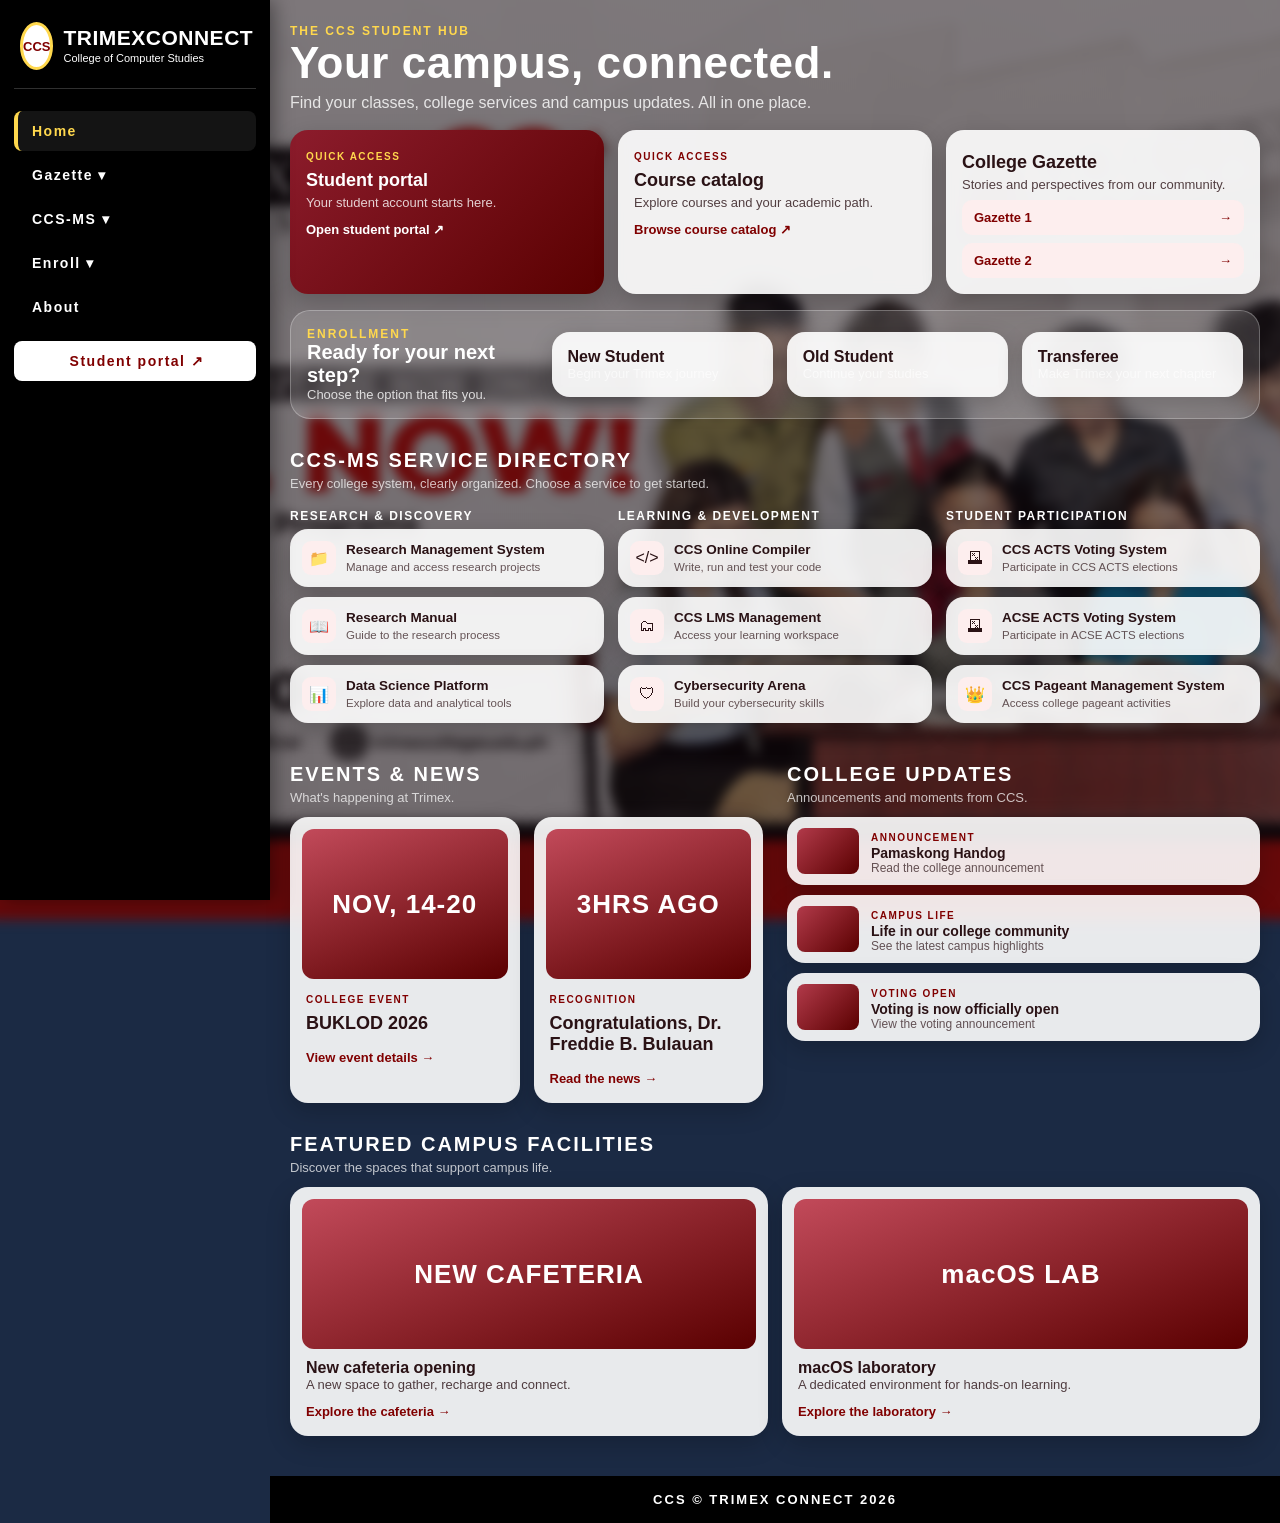
<file: index.html>
<!DOCTYPE html>
<html lang="en">
<head>
    <meta charset="utf-8">
    <meta name="viewport" content="width=device-width, initial-scale=1">
    <title>Home – TrimexConnect</title>
    <link rel="stylesheet" href="style.css">
</head>
<body>
    <!-- Background Layer -->
    <div class="bg"></div>

    <!-- Header & Navigation -->
    <header>
        <div class="nav">
            <a class="brand" href="index.html">
                <span class="logo">CCS</span>
                <span>
                    <b>TRIMEXCONNECT</b>
                    <small>College of Computer Studies</small>
                </span>
            </a>
            <nav>
                <ul>
                    <li><a class="t on" href="index.html">Home</a></li>
                    <li>
                        <a class="t" href="gazette1.html">Gazette ▾</a>
                        <div class="dd">
                            <a href="gazette1.html">Gazette 1</a>
                            <a href="gazette2.html">Gazette 2</a>
                        </div>
                    </li>
                    <li>
                        <a class="t" href="index.html#services">CCS-MS ▾</a>
                        <div class="dd">
                            <a href="https://trimexconnect.com/capstonethesis/login.php">Research Management System</a>
                            <a href="https://trimexconnect.com/researchmanual/">Research Manual</a>
                            <a href="https://trimexconnect.com/e-data/">Data Science Platform</a>
                            <a href="https://trimexconnect.com/coderkiosk/">CCS Online Compiler</a>
                            <a href="https://trimexconnect.com/iskuling/lms/login.php">CCS LMS Management</a>
                            <a href="https://trimexconnect.com/academy/netsec/login.php">Cybersecurity Arena</a>
                            <a href="https://trimexconnect.com/voting/acts/">CCS ACTS Voting System</a>
                            <a href="https://trimexconnect.com/voting/acse/">ACSE ACTS Voting System</a>
                            <a href="https://trimexconnect.com/crowntab/">CCS Pageant Management System</a>
                        </div>
                    </li>
                    <li>
                        <a class="t" href="index.html#enroll">Enroll ▾</a>
                        <div class="dd">
                            <a href="https://www.trimexcolleges.edu.ph/online-enrollment">New Student</a>
                            <a href="https://www.trimexcolleges.edu.ph/online-enrollment">Old Student</a>
                            <a href="https://www.trimexcolleges.edu.ph/online-enrollment">Transferee</a>
                        </div>
                    </li>
                    <li><a class="t" href="about.html">About</a></li>
                    <li><a class="t cta" href="https://trimexcolleges.edu.ph/student">Student portal ↗</a></li>
                </ul>
            </nav>
        </div>
    </header>

    <!-- Main Content -->
    <main>
        <section class="page">
            <!-- Hero Section -->
            <div class="top">
                <div>
                    <div class="eyebrow">The CCS Student Hub</div>
                    <h1 class="hero">Your campus, connected.</h1>
                    <p class="sub">Find your classes, college services and campus updates. All in one place.</p>
                </div>
            </div>

            <!-- Quick Access Cards -->
            <div class="grid g3">
                <a class="card maroon hv" href="https://trimexcolleges.edu.ph/student">
                    <span class="tag">Quick access</span>
                    <h3>Student portal</h3>
                    <p>Your student account starts here.</p>
                    <span class="go">Open student portal ↗</span>
                </a>
                <a class="card" href="#">
                    <span class="tag">Quick access</span>
                    <h3>Course catalog</h3>
                    <p>Explore courses and your academic path.</p>
                    <span class="go">Browse course catalog ↗</span>
                </a>
                <div class="card hv">
                    <h3>College Gazette</h3>
                    <p>Stories and perspectives from our community.</p>
                    <a class="glink" href="gazette1.html">Gazette 1 <span>→</span></a>
                    <a class="glink" href="gazette2.html">Gazette 2 <span>→</span></a>
                </div>
            </div>

            <!-- Enrollment Section -->
            <div class="strip" id="enroll">
                <div>
                    <div class="eyebrow">Enrollment</div>
                    <h3>Ready for your next step?</h3>
                    <p>Choose the option that fits you.</p>
                </div>
                <div class="grid g3">
                    <a class="card" href="index.html#enroll">
                        <b>New Student</b>
                        <p>Begin your Trimex journey</p>
                    </a>
                    <a class="card" href="index.html#enroll">
                        <b>Old Student</b>
                        <p>Continue your studies</p>
                    </a>
                    <a class="card" href="index.html#enroll">
                        <b>Transferee</b>
                        <p>Make Trimex your next chapter</p>
                    </a>
                </div>
            </div>

            <!-- CCS-MS Service Directory -->
            <h2 class="sec" id="services">CCS-MS service directory</h2>
            <p class="secsub">Every college system, clearly organized. Choose a service to get started.</p>
            <div class="grid g3">
                <div class="group">
                    <h4>Research & discovery</h4>
                    <a class="card svc" href="#">
                        <i>📁</i>
                        <span>
                            <b>Research Management System</b>
                            <small>Manage and access research projects</small>
                        </span>
                    </a>
                    <a class="card svc" href="#">
                        <i>📖</i>
                        <span>
                            <b>Research Manual</b>
                            <small>Guide to the research process</small>
                        </span>
                    </a>
                    <a class="card svc" href="#">
                        <i>📊</i>
                        <span>
                            <b>Data Science Platform</b>
                            <small>Explore data and analytical tools</small>
                        </span>
                    </a>
                </div>

                <div class="group">
                    <h4>Learning & development</h4>
                    <a class="card svc" href="#">
                        <i>&lt;/&gt;</i>
                        <span>
                            <b>CCS Online Compiler</b>
                            <small>Write, run and test your code</small>
                        </span>
                    </a>
                    <a class="card svc" href="#">
                        <i>🗂</i>
                        <span>
                            <b>CCS LMS Management</b>
                            <small>Access your learning workspace</small>
                        </span>
                    </a>
                    <a class="card svc" href="#">
                        <i>🛡</i>
                        <span>
                            <b>Cybersecurity Arena</b>
                            <small>Build your cybersecurity skills</small>
                        </span>
                    </a>
                </div>

                <div class="group">
                    <h4>Student participation</h4>
                    <a class="card svc" href="#">
                        <i>🗳</i>
                        <span>
                            <b>CCS ACTS Voting System</b>
                            <small>Participate in CCS ACTS elections</small>
                        </span>
                    </a>
                    <a class="card svc" href="#">
                        <i>🗳</i>
                        <span>
                            <b>ACSE ACTS Voting System</b>
                            <small>Participate in ACSE ACTS elections</small>
                        </span>
                    </a>
                    <a class="card svc" href="#">
                        <i>👑</i>
                        <span>
                            <b>CCS Pageant Management System</b>
                            <small>Access college pageant activities</small>
                        </span>
                    </a>
                </div>
            </div>

            <!-- Events & News + College Updates -->
            <div class="cols">
                <div>
                    <h2 class="sec">Events &amp; News</h2>
                    <p class="secsub">What's happening at Trimex.</p>
                    <div class="grid g2">
                        <a class="card" href="gazette1.html">
                            <div class="img">NOV, 14-20</div>
                            <span class="tag">College event</span>
                            <h3>BUKLOD 2026</h3>
                            <span class="go">View event details →</span>
                        </a>
                        <a class="card" href="gazette1.html">
                            <div class="img">3HRS AGO</div>
                            <span class="tag">Recognition</span>
                            <h3>Congratulations, Dr. Freddie B. Bulauan</h3>
                            <span class="go">Read the news →</span>
                        </a>
                    </div>
                </div>

                <div>
                    <h2 class="sec">College Updates</h2>
                    <p class="secsub">Announcements and moments from CCS.</p>
                    <a class="card row" href="gazette2.html">
                        <span class="thumb"></span>
                        <span>
                            <span class="tag">Announcement</span>
                            <b style="display:block">Pamaskong Handog</b>
                            <small>Read the college announcement</small>
                        </span>
                    </a>
                    <a class="card row" href="gazette2.html">
                        <span class="thumb"></span>
                        <span>
                            <span class="tag">Campus life</span>
                            <b style="display:block">Life in our college community</b>
                            <small>See the latest campus highlights</small>
                        </span>
                    </a>
                    <a class="card row" href="gazette2.html">
                        <span class="thumb"></span>
                        <span>
                            <span class="tag">Voting open</span>
                            <b style="display:block">Voting is now officially open</b>
                            <small>View the voting announcement</small>
                        </span>
                    </a>
                </div>
            </div>

            <!-- Featured Facilities -->
            <h2 class="sec">Featured Campus Facilities</h2>
            <p class="secsub">Discover the spaces that support campus life.</p>
            <div class="grid g2">
                <a class="card" href="#">
                    <div class="img">NEW CAFETERIA</div>
                    <b>New cafeteria opening</b>
                    <p>A new space to gather, recharge and connect.</p>
                    <span class="go">Explore the cafeteria →</span>
                </a>
                <a class="card" href="#">
                    <div class="img">macOS LAB</div>
                    <b>macOS laboratory</b>
                    <p>A dedicated environment for hands-on learning.</p>
                    <span class="go">Explore the laboratory →</span>
                </a>
            </div>
        </section>
    </main>

    <!-- Footer -->
    <footer>CCS © TRIMEX CONNECT 2026</footer>
</body>
</html>
</file>
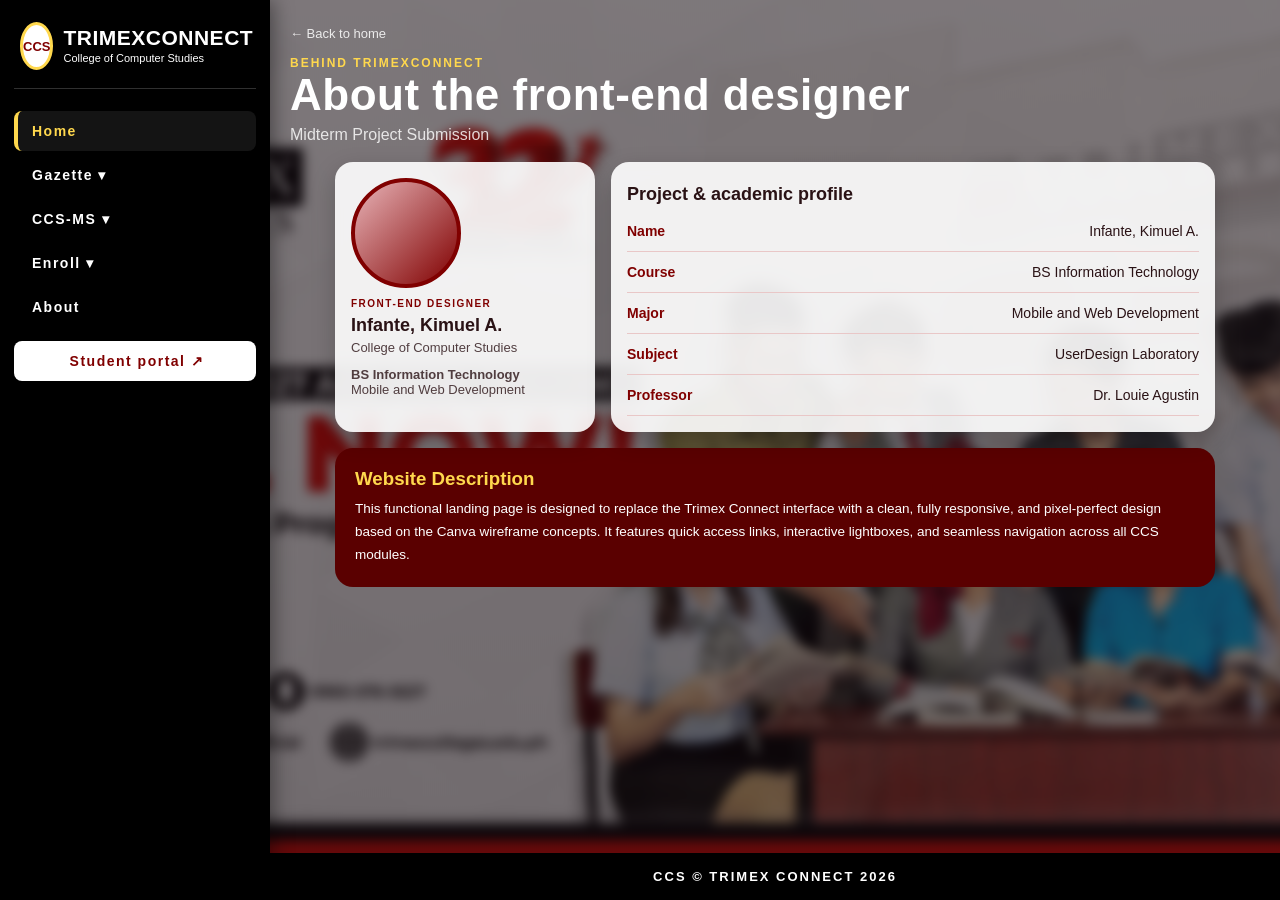
<file: about.html>
<!DOCTYPE html>
<html lang="en">
<head>
    <meta charset="utf-8">
    <meta name="viewport" content="width=device-width, initial-scale=1">
    <title>About – TrimexConnect</title>
    <link rel="stylesheet" href="style.css">
</head>
<body>
    <!-- Background Layer -->
    <div class="bg"></div>

    <!-- Header & Navigation -->
    <header>
        <div class="nav">
            <a class="brand" href="index.html">
                <span class="logo">CCS</span>
                <span>
                    <b>TRIMEXCONNECT</b>
                    <small>College of Computer Studies</small>
                </span>
            </a>
            <nav>
                <ul>
                    <li><a class="t on" href="index.html">Home</a></li>
                    <li>
                        <a class="t" href="gazette1.html">Gazette ▾</a>
                        <div class="dd">
                            <a href="gazette1.html">Gazette 1</a>
                            <a href="gazette2.html">Gazette 2</a>
                        </div>
                    </li>
                    <li>
                        <a class="t" href="index.html#services">CCS-MS ▾</a>
                        <div class="dd">
                            <a href="https://trimexconnect.com/capstonethesis/login.php">Research Management System</a>
                            <a href="https://trimexconnect.com/researchmanual/">Research Manual</a>
                            <a href="https://trimexconnect.com/e-data/">Data Science Platform</a>
                            <a href="https://trimexconnect.com/coderkiosk/">CCS Online Compiler</a>
                            <a href="https://trimexconnect.com/iskuling/lms/login.php">CCS LMS Management</a>
                            <a href="https://trimexconnect.com/academy/netsec/login.php">Cybersecurity Arena</a>
                            <a href="https://trimexconnect.com/voting/acts/">CCS ACTS Voting System</a>
                            <a href="https://trimexconnect.com/voting/acse/">ACSE ACTS Voting System</a>
                            <a href="https://trimexconnect.com/crowntab/">CCS Pageant Management System</a>
                        </div>
                    </li>
                    <li>
                        <a class="t" href="index.html#enroll">Enroll ▾</a>
                        <div class="dd">
                            <a href="https://www.trimexcolleges.edu.ph/online-enrollment">New Student</a>
                            <a href="https://www.trimexcolleges.edu.ph/online-enrollment">Old Student</a>
                            <a href="https://www.trimexcolleges.edu.ph/online-enrollment">Transferee</a>
                        </div>
                    </li>
                    <li><a class="t" href="about.html">About</a></li>
                    <li><a class="t cta" href="#">Student portal ↗</a></li>
                </ul>
            </nav>
        </div>
    </header>

    <!-- Main Content -->
    <main>
        <section class="page">
            <!-- Page Header -->
            <a class="back" href="index.html">← Back to home</a>
            <div class="eyebrow" style="margin-top:14px">Behind TrimexConnect</div>
            <h1 class="hero">About the front-end designer</h1>
            <p class="sub">Midterm Project Submission</p>

            <!-- Profile & Info -->
            <div class="about">
                <!-- Designer Card -->
                <div class="card hv">
                    <div class="ava"></div>
                    <div class="tag">Front-end designer</div>
                    <h3>Infante, Kimuel A.</h3>
                    <p>College of Computer Studies</p>
                    <p style="margin-top:12px">
                        <b>BS Information Technology</b><br>
                        Mobile and Web Development
                    </p>
                </div>

                <!-- Academic Profile -->
                <div class="card">
                    <h3 style="margin-bottom:6px">Project &amp; academic profile</h3>
                    <div class="kv"><span>Name</span><span>Infante, Kimuel A.</span></div>
                    <div class="kv"><span>Course</span><span>BS Information Technology</span></div>
                    <div class="kv"><span>Major</span><span>Mobile and Web Development</span></div>
                    <div class="kv"><span>Subject</span><span>UserDesign Laboratory</span></div>
                    <div class="kv"><span>Professor</span><span>Dr. Louie Agustin</span></div>
                </div>

                <!-- Project Description -->
                <div class="desc">
                    <h3>Website Description</h3>
                    <p>
                        This functional landing page is designed to replace the Trimex Connect interface with a clean, 
                        fully responsive, and pixel-perfect design based on the Canva wireframe concepts. 
                        It features quick access links, interactive lightboxes, and seamless navigation 
                        across all CCS modules.
                    </p>
                </div>
            </div>
        </section>
    </main>

    <!-- Footer -->
    <footer>CCS © TRIMEX CONNECT 2026</footer>
</body>
</html>
</file>
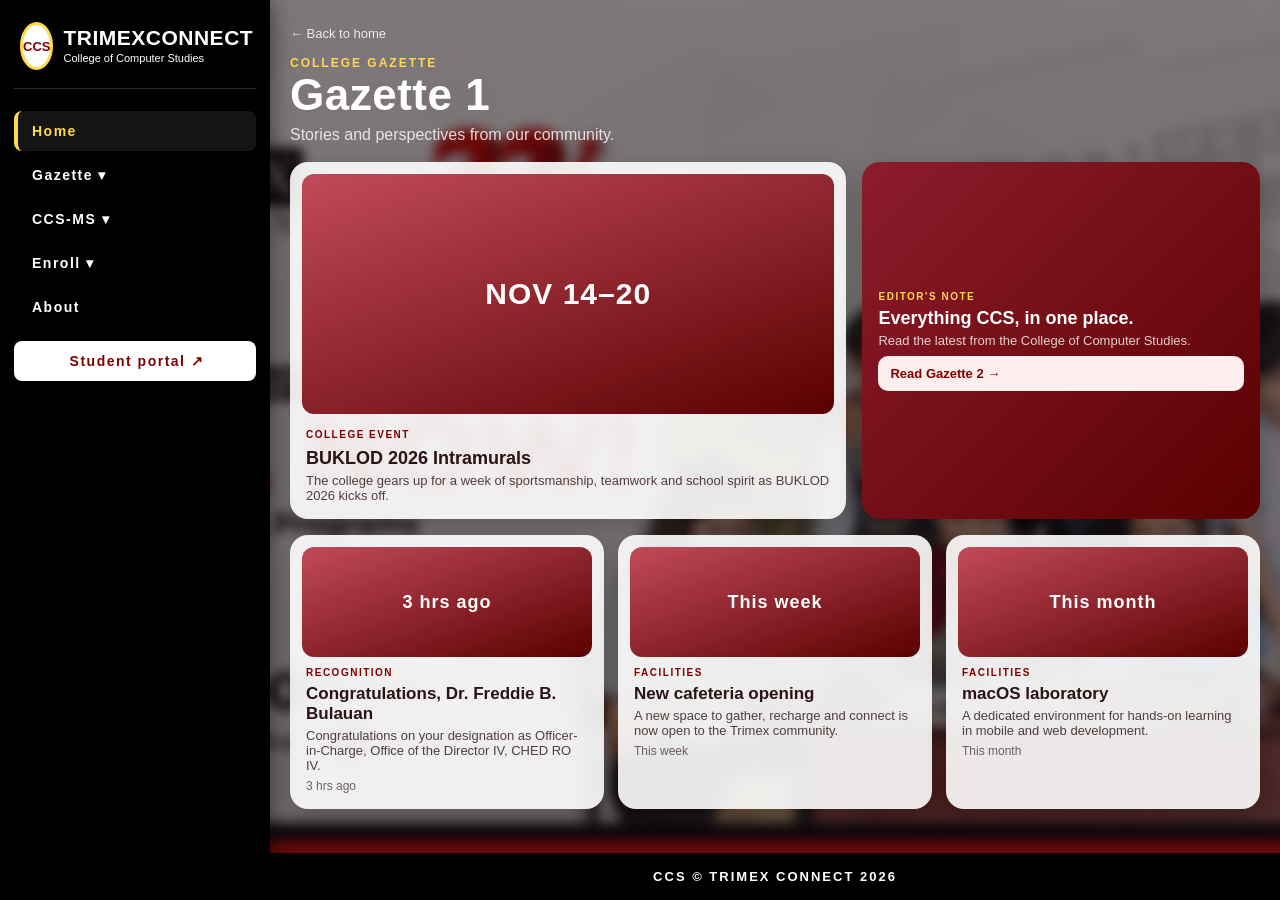
<file: gazette1.html>
<!DOCTYPE html>
<html lang="en">
<head>
    <meta charset="utf-8">
    <meta name="viewport" content="width=device-width, initial-scale=1">
    <title>Gazette 1 – TrimexConnect</title>
    <link rel="stylesheet" href="style.css">
</head>
<body>
    <!-- Background Layer -->
    <div class="bg"></div>

    <!-- Header & Navigation -->
    <header>
        <div class="nav">
            <a class="brand" href="index.html">
                <span class="logo">CCS</span>
                <span>
                    <b>TRIMEXCONNECT</b>
                    <small>College of Computer Studies</small>
                </span>
            </a>
            <nav>
                <ul>
                    <li><a class="t on" href="index.html">Home</a></li>
                    <li>
                        <a class="t" href="gazette1.html">Gazette ▾</a>
                        <div class="dd">
                            <a href="gazette1.html">Gazette 1</a>
                            <a href="gazette2.html">Gazette 2</a>
                        </div>
                    </li>
                    <li>
                        <a class="t" href="index.html#services">CCS-MS ▾</a>
                        <div class="dd">
                            <a href="https://trimexconnect.com/capstonethesis/login.php">Research Management System</a>
                            <a href="https://trimexconnect.com/researchmanual/">Research Manual</a>
                            <a href="https://trimexconnect.com/e-data/">Data Science Platform</a>
                            <a href="https://trimexconnect.com/coderkiosk/">CCS Online Compiler</a>
                            <a href="https://trimexconnect.com/iskuling/lms/login.php">CCS LMS Management</a>
                            <a href="https://trimexconnect.com/academy/netsec/login.php">Cybersecurity Arena</a>
                            <a href="https://trimexconnect.com/voting/acts/">CCS ACTS Voting System</a>
                            <a href="https://trimexconnect.com/voting/acse/">ACSE ACTS Voting System</a>
                            <a href="https://trimexconnect.com/crowntab/">CCS Pageant Management System</a>
                        </div>
                    </li>
                    <li>
                        <a class="t" href="index.html#enroll">Enroll ▾</a>
                        <div class="dd">
                            <a href="https://www.trimexcolleges.edu.ph/online-enrollment">New Student</a>
                            <a href="https://www.trimexcolleges.edu.ph/online-enrollment">Old Student</a>
                            <a href="https://www.trimexcolleges.edu.ph/online-enrollment">Transferee</a>
                        </div>
                    </li>
                    <li><a class="t" href="about.html">About</a></li>
                    <li><a class="t cta" href="#">Student portal ↗</a></li>
                </ul>
            </nav>
        </div>
    </header>

    <!-- Main Content -->
    <main>
        <section class="page">
            <!-- Page Header -->
            <a class="back" href="index.html">← Back to home</a>
            <div class="eyebrow" style="margin-top:14px">College Gazette</div>
            <h1 class="hero">Gazette 1</h1>
            <p class="sub">Stories and perspectives from our community.</p>

            <!-- Featured Article & Editor's Note -->
            <div class="feat">
                <div class="card hv">
                    <div class="img" style="height:240px;font-size:30px">NOV 14–20</div>
                    <span class="tag">College event</span>
                    <h3>BUKLOD 2026 Intramurals</h3>
                    <p>The college gears up for a week of sportsmanship, teamwork and school spirit as BUKLOD 2026 kicks off.</p>
                </div>
                <div class="card maroon hv" style="display:flex;flex-direction:column;justify-content:center">
                    <span class="tag">Editor's note</span>
                    <h3>Everything CCS, in one place.</h3>
                    <p>Read the latest from the College of Computer Studies.</p>
                    <a class="glink" style="color:var(--maroon)" href="gazette2.html">Read Gazette 2 →</a>
                </div>
            </div>

            <!-- Articles Grid -->
            <div class="grid g3">
                <div class="card art hv">
                    <div class="img" style="height:110px;font-size:18px">3 hrs ago</div>
                    <span class="tag">Recognition</span>
                    <h3>Congratulations, Dr. Freddie B. Bulauan</h3>
                    <p>Congratulations on your designation as Officer-in-Charge, Office of the Director IV, CHED RO IV.</p>
                    <div class="date">3 hrs ago</div>
                </div>
                <div class="card art hv">
                    <div class="img" style="height:110px;font-size:18px">This week</div>
                    <span class="tag">Facilities</span>
                    <h3>New cafeteria opening</h3>
                    <p>A new space to gather, recharge and connect is now open to the Trimex community.</p>
                    <div class="date">This week</div>
                </div>
                <div class="card art hv">
                    <div class="img" style="height:110px;font-size:18px">This month</div>
                    <span class="tag">Facilities</span>
                    <h3>macOS laboratory</h3>
                    <p>A dedicated environment for hands-on learning in mobile and web development.</p>
                    <div class="date">This month</div>
                </div>
            </div>
        </section>
    </main>

    <!-- Footer -->
    <footer>CCS © TRIMEX CONNECT 2026</footer>
</body>
</html>
</file>
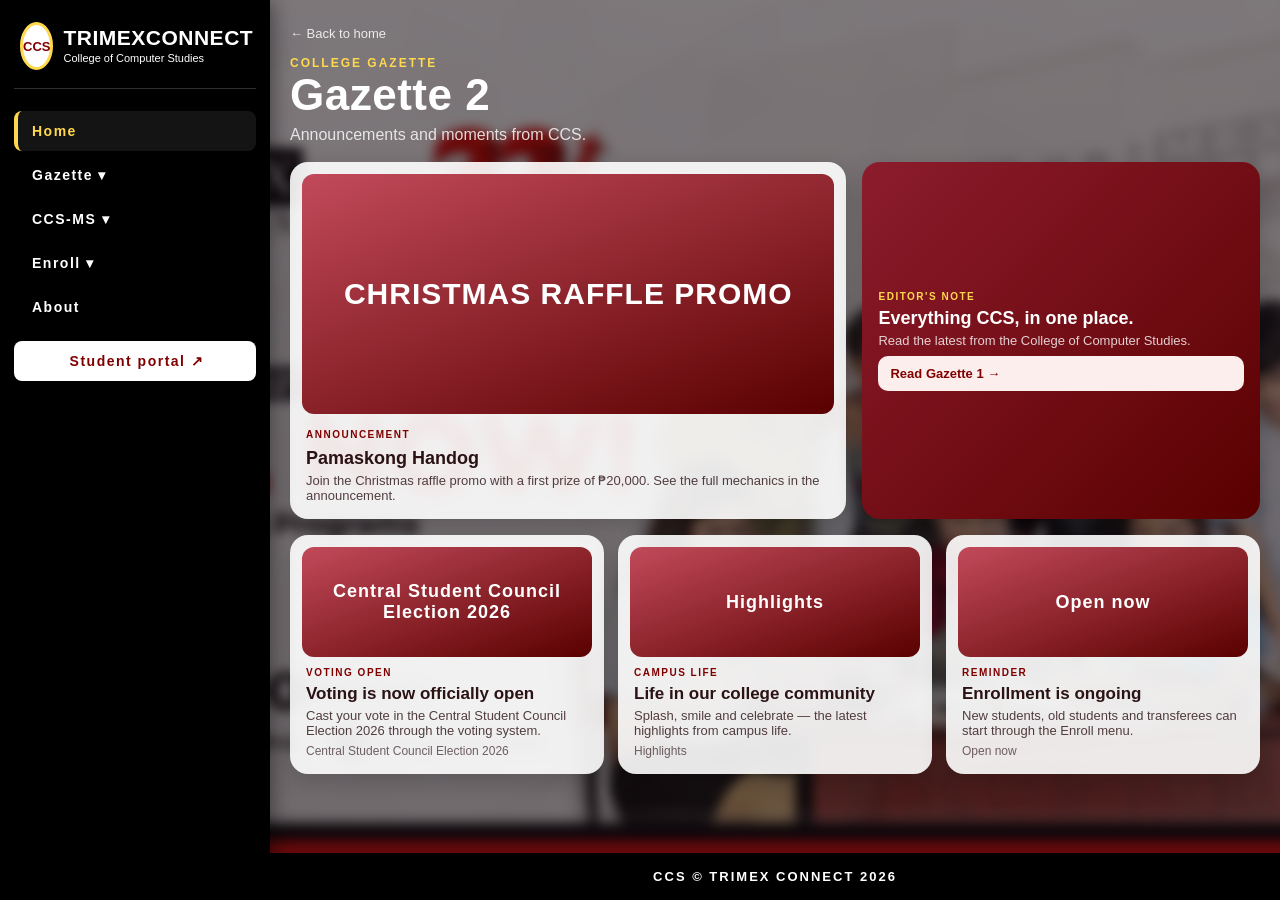
<file: gazette2.html>
<!DOCTYPE html>
<html lang="en">
<head>
    <meta charset="utf-8">
    <meta name="viewport" content="width=device-width, initial-scale=1">
    <title>Gazette 2 – TrimexConnect</title>
    <link rel="stylesheet" href="style.css">
</head>
<body>
    <!-- Background Layer -->
    <div class="bg"></div>

    <!-- Header & Navigation -->
    <header>
        <div class="nav">
            <a class="brand" href="index.html">
                <span class="logo">CCS</span>
                <span>
                    <b>TRIMEXCONNECT</b>
                    <small>College of Computer Studies</small>
                </span>
            </a>
            <nav>
                <ul>
                    <li><a class="t on" href="index.html">Home</a></li>
                    <li>
                        <a class="t" href="gazette1.html">Gazette ▾</a>
                        <div class="dd">
                            <a href="gazette1.html">Gazette 1</a>
                            <a href="gazette2.html">Gazette 2</a>
                        </div>
                    </li>
                    <li>
                        <a class="t" href="index.html#services">CCS-MS ▾</a>
                        <div class="dd">
                            <a href="https://trimexconnect.com/capstonethesis/login.php">Research Management System</a>
                            <a href="https://trimexconnect.com/researchmanual/">Research Manual</a>
                            <a href="https://trimexconnect.com/e-data/">Data Science Platform</a>
                            <a href="https://trimexconnect.com/coderkiosk/">CCS Online Compiler</a>
                            <a href="https://trimexconnect.com/iskuling/lms/login.php">CCS LMS Management</a>
                            <a href="https://trimexconnect.com/academy/netsec/login.php">Cybersecurity Arena</a>
                            <a href="https://trimexconnect.com/voting/acts/">CCS ACTS Voting System</a>
                            <a href="https://trimexconnect.com/voting/acse/">ACSE ACTS Voting System</a>
                            <a href="https://trimexconnect.com/crowntab/">CCS Pageant Management System</a>
                        </div>
                    </li>
                    <li>
                        <a class="t" href="index.html#enroll">Enroll ▾</a>
                        <div class="dd">
                            <a href="https://www.trimexcolleges.edu.ph/online-enrollment">New Student</a>
                            <a href="https://www.trimexcolleges.edu.ph/online-enrollment">Old Student</a>
                            <a href="https://www.trimexcolleges.edu.ph/online-enrollment">Transferee</a>
                        </div>
                    </li>
                    <li><a class="t" href="about.html">About</a></li>
                    <li><a class="t cta" href="#">Student portal ↗</a></li>
                </ul>
            </nav>
        </div>
    </header>

    <!-- Main Content -->
    <main>
        <section class="page">
            <!-- Page Header -->
            <a class="back" href="index.html">← Back to home</a>
            <div class="eyebrow" style="margin-top:14px">College Gazette</div>
            <h1 class="hero">Gazette 2</h1>
            <p class="sub">Announcements and moments from CCS.</p>

            <!-- Featured Article & Editor's Note -->
            <div class="feat">
                <div class="card hv">
                    <div class="img" style="height:240px;font-size:30px">CHRISTMAS RAFFLE PROMO</div>
                    <span class="tag">Announcement</span>
                    <h3>Pamaskong Handog</h3>
                    <p>Join the Christmas raffle promo with a first prize of ₱20,000. See the full mechanics in the announcement.</p>
                </div>
                <div class="card maroon hv" style="display:flex;flex-direction:column;justify-content:center">
                    <span class="tag">Editor's note</span>
                    <h3>Everything CCS, in one place.</h3>
                    <p>Read the latest from the College of Computer Studies.</p>
                    <a class="glink" style="color:var(--maroon)" href="gazette1.html">Read Gazette 1 →</a>
                </div>
            </div>

            <!-- Articles Grid -->
            <div class="grid g3">
                <div class="card art hv">
                    <div class="img" style="height:110px;font-size:18px">Central Student Council Election 2026</div>
                    <span class="tag">Voting open</span>
                    <h3>Voting is now officially open</h3>
                    <p>Cast your vote in the Central Student Council Election 2026 through the voting system.</p>
                    <div class="date">Central Student Council Election 2026</div>
                </div>
                <div class="card art hv">
                    <div class="img" style="height:110px;font-size:18px">Highlights</div>
                    <span class="tag">Campus life</span>
                    <h3>Life in our college community</h3>
                    <p>Splash, smile and celebrate — the latest highlights from campus life.</p>
                    <div class="date">Highlights</div>
                </div>
                <div class="card art hv">
                    <div class="img" style="height:110px;font-size:18px">Open now</div>
                    <span class="tag">Reminder</span>
                    <h3>Enrollment is ongoing</h3>
                    <p>New students, old students and transferees can start through the Enroll menu.</p>
                    <div class="date">Open now</div>
                </div>
            </div>
        </section>
    </main>

    <!-- Footer -->
    <footer>CCS © TRIMEX CONNECT 2026</footer>
</body>
</html>
</file>
<file: style.css>
/* ==========================================
   TRIMEXCONNECT – COLLEGE OF COMPUTER STUDIES
   style.css – Organized & Clean
   ========================================== */

/* ---------- CSS Variables & Base Reset ---------- */
:root {
    --maroon: #800000;
    --deep: #5a0000;
    --gold: #ffd84d;
    --ink: #2a1215;
    --glass: rgba(255, 255, 255, 0.9);
    --pink: #fdeeee;

    box-sizing: border-box;
    padding-top: env(safe-area-inset-top, 0px);
    padding-bottom: env(safe-area-inset-bottom, 0px);
}

html {
    scroll-padding-top: env(safe-area-inset-top, 0px);
    scroll-behavior: smooth;
}

* {
    box-sizing: border-box;
    margin: 0;
}

/* ---------- Body & Background ---------- */
body {
    font-family: Inter, "Segoe UI", Arial, sans-serif;
    color: var(--ink);
    background: #1b2a44;
    min-height: 100vh;
    display: flex;
    flex-direction: column;
}

.bg {
    position: fixed;
    inset: 0;
    z-index: -1;
    background: 
        linear-gradient(rgba(20, 10, 15, 0.55), rgba(20, 10, 15, 0.6)),
        linear-gradient(180deg, #4f86c6 0%, #9db8d6 45%, #c9ccd0 100%);
}
/* --bgimg: set your building photo, e.g. url(building.jpg) */

/* ---------- Header & Navigation ---------- */
header {
    background: #000;
    position: sticky;
    top: 0;
    z-index: 20;
    box-shadow: 0 2px 12px #0006;
}

.nav {
    max-width: 1240px;
    margin: auto;
    display: flex;
    align-items: center;
    justify-content: space-between;
    padding: 10px 20px;
}

.brand {
    display: flex;
    gap: 10px;
    align-items: center;
    color: #fff;
    text-decoration: none;
}

.logo {
    width: 48px;
    height: 48px;
    border-radius: 50%;
    background: #fff;
    border: 3px solid var(--gold);
    display: grid;
    place-items: center;
    color: var(--maroon);
    font-weight: 900;
    font-size: 13px;
    transition: 0.3s;
}

.brand:hover .logo {
    transform: rotate(-8deg) scale(1.08);
}

.brand b {
    font-size: 21px;
    letter-spacing: 0.5px;
    display: block;
    line-height: 1;
}

.brand small {
    font-size: 11px;
}

nav ul {
    list-style: none;
    display: flex;
    gap: 6px;
    padding: 0;
}

nav li {
    position: relative;
}

nav a.t {
    color: #fff;
    font-weight: 700;
    letter-spacing: 1.5px;
    font-size: 14px;
    text-decoration: none;
    padding: 10px 12px;
    display: block;
    border-radius: 8px;
    transition: 0.2s;
    cursor: pointer;
}

nav li:hover > a.t,
nav a.t.on {
    color: var(--gold);
    background: #ffffff14;
}

/* ---------- Dropdown Menus ---------- */
.dd {
    position: absolute;
    right: 0;
    top: 100%;
    min-width: 200px;
    background: #fff;
    border-radius: 12px;
    padding: 6px;
    box-shadow: 0 12px 30px #0005;
    opacity: 0;
    visibility: hidden;
    transform: translateY(8px);
    transition: 0.2s;
}

nav li:hover .dd,
nav li:focus-within .dd {
    opacity: 1;
    visibility: visible;
    transform: none;
}

.dd a {
    display: block;
    padding: 10px 12px;
    color: var(--ink);
    text-decoration: none;
    font-size: 13px;
    border-radius: 8px;
    transition: 0.15s;
}

.dd a:hover {
    background: var(--maroon);
    color: #fff;
    padding-left: 18px;
}

.cta {
    background: #fff;
    color: var(--maroon) !important;
    margin-left: 6px;
}

.cta:hover {
    background: var(--gold) !important;
    color: var(--deep) !important;
}

/* ---------- Main Content Container ---------- */
main {
    flex: 1;
    max-width: 1240px;
    width: 100%;
    margin: auto;
    padding: 24px 20px 40px;
}

.page {
    animation: in 0.4s;
}

@keyframes in {
    from {
        opacity: 0;
        transform: translateY(10px);
    }
}

/* ---------- Typography ---------- */
h1.hero {
    color: #fff;
    font-size: clamp(28px, 5vw, 44px);
    letter-spacing: 0.5px;
}

.eyebrow {
    color: var(--gold);
    font-size: 12px;
    font-weight: 800;
    letter-spacing: 2px;
    text-transform: uppercase;
}

.sub {
    color: #ffffffd0;
    margin: 6px 0 18px;
}

h2.sec {
    color: #fff;
    letter-spacing: 2px;
    text-transform: uppercase;
    font-size: 20px;
    margin: 30px 0 4px;
}

.secsub {
    color: #ffffffbb;
    font-size: 13px;
    margin-bottom: 12px;
}

/* ---------- Hero & Search ---------- */
.top {
    display: flex;
    justify-content: space-between;
    align-items: flex-end;
    gap: 16px;
    flex-wrap: wrap;
}

.search {
    background: #fff;
    border-radius: 999px;
    padding: 10px 16px;
    border: 2px solid transparent;
    width: 260px;
    font-size: 14px;
    transition: 0.2s;
    outline: 0;
}

.search:focus {
    border-color: var(--gold);
    box-shadow: 0 0 0 4px #ffd84d44;
}

/* ---------- Grid Layouts ---------- */
.grid {
    display: grid;
    gap: 14px;
}

.g3 {
    grid-template-columns: repeat(3, 1fr);
}

.g2 {
    grid-template-columns: repeat(2, 1fr);
}

/* ---------- Cards ---------- */
.card {
    background: var(--glass);
    border-radius: 18px;
    padding: 16px;
    box-shadow: 0 8px 24px #0003;
    backdrop-filter: blur(6px);
    transition: transform 0.25s, box-shadow 0.25s;
    text-decoration: none;
    color: var(--ink);
    display: block;
    position: relative;
    overflow: hidden;
}

a.card:hover,
.card.hv:hover {
    transform: translateY(-6px);
    box-shadow: 0 16px 34px #0006;
}

.card.maroon {
    background: linear-gradient(135deg, #8c1c2c, var(--deep));
    color: #fff;
}

.card h3 {
    font-size: 18px;
    margin: 6px 0 4px;
}

.card p {
    font-size: 13px;
    opacity: 0.8;
}

.tag {
    font-size: 10px;
    font-weight: 800;
    letter-spacing: 1.5px;
    text-transform: uppercase;
    color: var(--maroon);
}

.maroon .tag {
    color: var(--gold);
}

.go {
    display: inline-block;
    margin-top: 12px;
    font-size: 13px;
    font-weight: 700;
    color: var(--maroon);
    transition: 0.2s;
}

.maroon .go {
    color: #fff;
}

a.card:hover .go {
    transform: translateX(6px);
}

.glink {
    display: flex;
    justify-content: space-between;
    background: var(--pink);
    padding: 10px 12px;
    border-radius: 10px;
    margin-top: 8px;
    font-size: 13px;
    font-weight: 600;
    color: var(--maroon);
    text-decoration: none;
    transition: 0.2s;
}

.glink:hover {
    background: var(--maroon);
    color: #fff;
    transform: translateX(4px);
}

/* ---------- Enrollment Strip ---------- */
.strip {
    background: #ffffff26;
    border: 1px solid #ffffff44;
    border-radius: 20px;
    padding: 16px;
    backdrop-filter: blur(6px);
    display: grid;
    grid-template-columns: 1fr 3fr;
    gap: 14px;
    align-items: center;
    margin-top: 16px;
}

.strip h3 {
    color: #fff;
    font-size: 20px;
}

.strip p {
    color: #ffffffcc;
    font-size: 13px;
}

/* ---------- Service Directory ---------- */
.group h4 {
    color: #fff;
    font-size: 12px;
    letter-spacing: 1.5px;
    text-transform: uppercase;
    margin: 6px 0;
}

.svc {
    display: flex;
    gap: 10px;
    align-items: center;
    margin-bottom: 10px;
    padding: 12px;
}

.svc i {
    font-style: normal;
    background: var(--pink);
    width: 34px;
    height: 34px;
    border-radius: 9px;
    display: grid;
    place-items: center;
    transition: 0.25s;
}

.svc:hover i {
    background: var(--maroon);
    transform: rotate(-10deg) scale(1.1);
}

.svc b {
    font-size: 13.5px;
    display: block;
}

.svc small {
    font-size: 11.5px;
    opacity: 0.7;
}

/* ---------- Featured Images & Thumbnails ---------- */
.img {
    height: 150px;
    border-radius: 12px;
    margin: -4px -4px 10px;
    display: grid;
    place-items: center;
    color: #fff;
    font-weight: 900;
    font-size: 26px;
    letter-spacing: 1px;
    text-align: center;
    background: linear-gradient(160deg, #c24a5a, var(--deep));
    transition: 0.4s;
    overflow: hidden;
}

.card:hover .img {
    filter: brightness(1.15);
    background-size: 130%;
}

.row {
    display: flex;
    gap: 12px;
    align-items: center;
    margin-bottom: 10px;
    padding: 10px;
}

.thumb {
    width: 62px;
    height: 46px;
    border-radius: 8px;
    flex: none;
    background: linear-gradient(135deg, #b23a4a, var(--deep));
}

.row b {
    font-size: 14px;
}

.row small {
    display: block;
    font-size: 12px;
    opacity: 0.7;
}

/* ---------- Two-Column Layouts ---------- */
.cols {
    display: grid;
    grid-template-columns: 1fr 1fr;
    gap: 24px;
}

.back {
    color: #fff;
    font-size: 13px;
    text-decoration: none;
    opacity: 0.85;
}

.back:hover {
    color: var(--gold);
}

/* ---------- About Page ---------- */
.about {
    max-width: 880px;
    margin: auto;
    display: grid;
    grid-template-columns: 260px 1fr;
    gap: 16px;
}

.ava {
    width: 110px;
    height: 110px;
    border-radius: 50%;
    border: 4px solid var(--maroon);
    background: linear-gradient(135deg, #e8b4b8, var(--maroon));
    margin-bottom: 10px;
    transition: 0.3s;
}

.ava:hover {
    transform: scale(1.06) rotate(4deg);
}

.kv {
    display: flex;
    justify-content: space-between;
    padding: 12px 0;
    border-bottom: 1px solid #e9c7c7;
    font-size: 14px;
}

.kv span:first-child {
    color: var(--maroon);
    font-weight: 700;
}

.desc {
    grid-column: 1 / -1;
    background: var(--deep);
    color: #fff;
    border-radius: 18px;
    padding: 20px;
}

.desc h3 {
    color: var(--gold);
    margin-bottom: 8px;
}

.desc p {
    font-size: 13.5px;
    line-height: 1.7;
}

/* ---------- Gazette Featured Section ---------- */
.feat {
    display: grid;
    grid-template-columns: 1.4fr 1fr;
    gap: 16px;
    margin-bottom: 16px;
}

.feat .img {
    height: 260px;
    font-size: 34px;
}

.art {
    margin-bottom: 0;
}

.art .tag {
    display: block;
    margin-bottom: 4px;
}

.art h3 {
    font-size: 17px;
}

.date {
    font-size: 12px;
    opacity: 0.65;
    margin-top: 6px;
}

/* ---------- Footer ---------- */
footer {
    background: #000;
    color: #fff;
    text-align: center;
    padding: 16px;
    font-weight: 700;
    letter-spacing: 2px;
    font-size: 13px;
}

/* ---------- Responsive / Mobile ---------- */
@media (max-width: 860px) {
    .g3,
    .g2,
    .cols,
    .about,
    .feat,
    .strip {
        grid-template-columns: 1fr;
    }

    nav ul {
        gap: 0;
        flex-wrap: wrap;
        justify-content: flex-end;
    }

    nav a.t {
        padding: 8px;
        font-size: 12px;
        letter-spacing: 0.5px;
    }

    .brand b {
        font-size: 16px;
    }

    .nav {
        flex-wrap: wrap;
    }

    .search {
        width: 100%;
    }
}

/* ==========================================
   LEFT SIDEBAR MENU (desktop screens)
   On phones/tablets (860px and below) the menu
   stays at the top like before.
   ========================================== */
@media (min-width: 861px) {
    body {
        padding-left: 270px;            /* space for the sidebar */
    }

    header {
        position: fixed;                /* stays on the left while scrolling */
        top: 0;
        left: 0;
        bottom: 0;
        width: 270px;
        overflow-y: auto;
        box-shadow: 4px 0 18px #0006;
    }

    .nav {
        flex-direction: column;
        align-items: stretch;
        justify-content: flex-start;
        gap: 22px;
        max-width: none;
        margin: 0;
        padding: 22px 14px;
    }

    .brand {
        padding: 0 6px 18px;
        border-bottom: 1px solid #ffffff30;
    }

    nav ul {
        flex-direction: column;
        gap: 4px;
    }

    nav a.t {
        padding: 12px 14px;
        border-left: 4px solid transparent;
    }

    nav a.t:hover {
        padding-left: 20px;
    }

    nav a.t.on {
        border-left-color: var(--gold);
    }

    /* Dropdowns now expand downward inside the sidebar */
    .dd {
        position: static;
        min-width: 0;
        background: rgba(0, 0, 0, 0.2);
        box-shadow: none;
        opacity: 1;
        visibility: visible;
        transform: none;
        max-height: 0;
        overflow: hidden;
        padding: 0 6px;
        transition: max-height 0.35s, padding 0.35s;
    }

    nav li:hover .dd,
    nav li:focus-within .dd {
        max-height: 460px;
        padding: 6px;
    }

    .dd a {
        color: #fff;
    }

    .dd a:hover {
        background: #fff;
        color: var(--maroon);
    }

    .cta {
        margin: 10px 0 0;
        text-align: center;
    }
    .bg {
    position: fixed;
    inset: -20px;            /* was: inset: 0; hides the blurry edges */
    z-index: -1;
    background:
        linear-gradient(rgba(20, 10, 15, 0.55), rgba(20, 10, 15, 0.6)),
        url(bg.jpg) center / cover no-repeat;
    filter: blur(6px);       /* add this line */
    }
}
</file>
